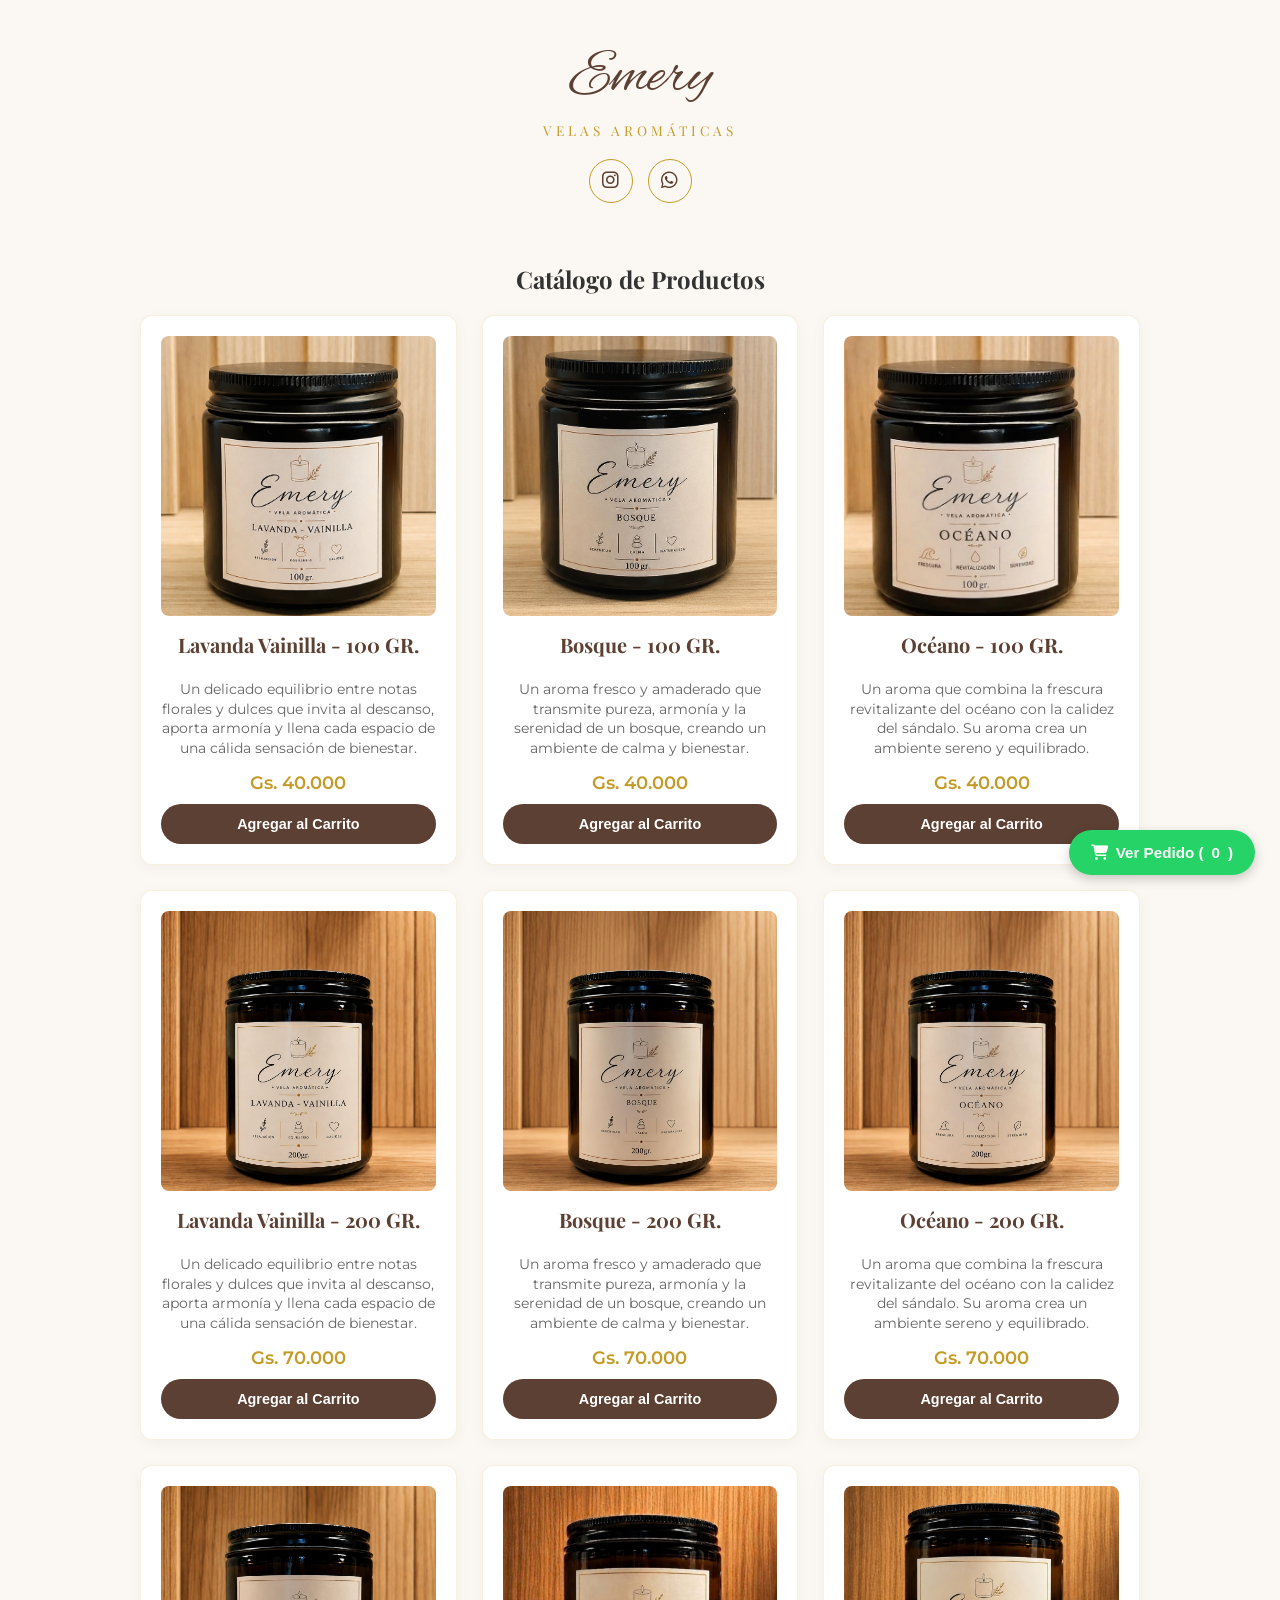
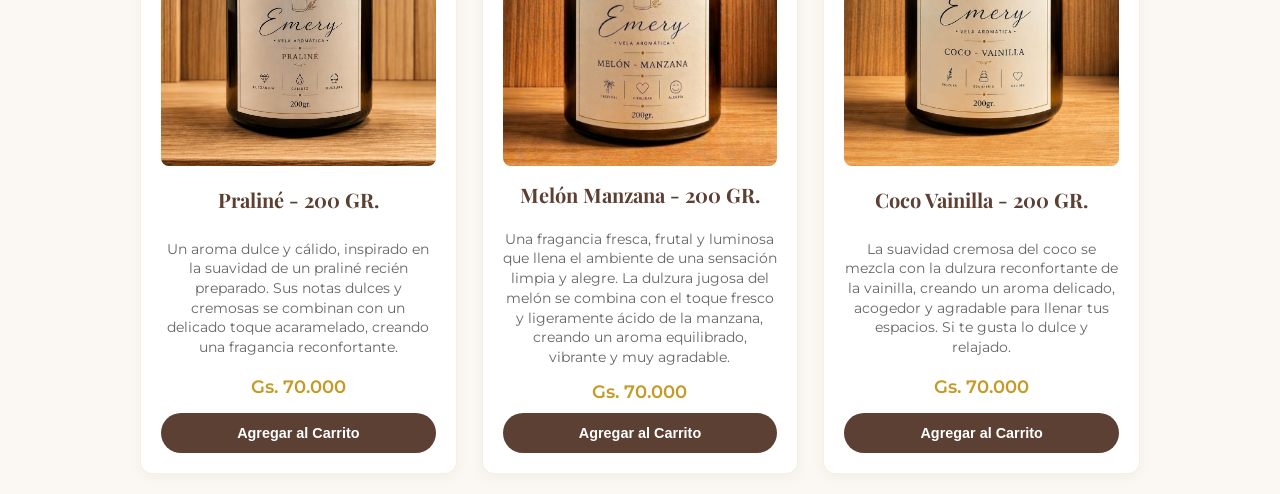
<file: index.html>
<!DOCTYPE html>
<html lang="es">
<head>
  <meta charset="UTF-8">
  <meta name="viewport" content="width=device-width, initial-scale=1.0">
  <title>Emery - Velas Aromáticas</title>
  <link rel="stylesheet" href="estilos.css">
  <!-- Iconos de FontAwesome para WhatsApp e Instagram -->
  <link rel="stylesheet" href="https://cdnjs.cloudflare.com/ajax/libs/font-awesome/6.4.0/css/all.min.css">
</head>
<body>

  <header>
    <h1 class="brand-title">Emery</h1>
    <p class="brand-subtitle">Velas Aromáticas</p>

    <!-- Botones solo con Iconos -->
    <div class="social-links">
      <a href="https://instagram.com/emery_py" target="_blank" class="social-btn icon-only" title="Instagram">
        <i class="fa-brands fa-instagram"></i>
      </a>
      <a href="https://wa.me/595987348271" target="_blank" class="social-btn icon-only" title="WhatsApp">
        <i class="fa-brands fa-whatsapp"></i>
      </a>
    </div>
  </header>

  <div class="container">
    <h2 style="text-align: center; font-family: 'Playfair Display', serif;">Catálogo de Productos</h2>
    <div id="catalog" class="catalog-grid"></div>
  </div>

  <!-- Botón Carrito WhatsApp -->
  <button class="cart-floating-btn" onclick="enviarWhatsApp()">
    <i class="fa-solid fa-cart-shopping"></i> Ver Pedido (<span id="cart-count">0</span>)
  </button>

  <script>
    const PHONE_NUMBER = "595987348271";
    let carrito = [];

    // Cargar productos desde catalogo.json
    async function cargarProductos() {
      try {
        const res = await fetch('catalogo.json');
        if (!res.ok) throw new Error("No se pudo cargar el archivo catalogo.json");
        const productos = await res.json();
        const catalogDiv = document.getElementById('catalog');
        
        catalogDiv.innerHTML = productos.map(prod => `
          <div class="card">
            <img src="${prod.imagen}" alt="${prod.nombre}">
            <h3>${prod.nombre} - ${prod.peso}</h3>
            <p>${prod.descripcion}</p>
            <div class="price">Gs. ${prod.precio.toLocaleString('es-PY')}</div>
            ${prod.etiqueta ? `<small style="color:#C59B27; font-weight:bold; display:block; margin:5px 0;">${prod.etiqueta}</small>` : ''}
            <button class="btn-add" onclick="agregarAlCarrito('${prod.nombre}', ${prod.precio})">Agregar al Carrito</button>
          </div>
        `).join('');
      } catch (error) {
        console.error(error);
        document.getElementById('catalog').innerHTML = `<p style="text-align:center; color:red;">Ocurrió un error al cargar el catálogo.</p>`;
      }
    }

    function agregarAlCarrito(nombre, precio) {
      carrito.push({ nombre, precio });
      document.getElementById('cart-count').innerText = carrito.length;
    }

    function enviarWhatsApp() {
      if (carrito.length === 0) {
        alert("El carrito está vacío.");
        return;
      }

      let mensaje = "¡Hola Emery! 🌿 Quisiera realizar el siguiente pedido:\n\n";
      let total = 0;

      carrito.forEach((item, index) => {
        mensaje += `${index + 1}. ${item.nombre} - Gs. ${item.precio.toLocaleString('es-PY')}\n`;
        total += item.precio;
      });

      mensaje += `\n*Total estimado: Gs. ${total.toLocaleString('es-PY')}*`;

      const url = `https://wa.me/${PHONE_NUMBER}?text=${encodeURIComponent(mensaje)}`;
      window.open(url, '_blank');
    }

    cargarProductos();
  </script>
</body>
</html>
</html>
</file>
<file: estilos.css>
@import url('https://fonts.googleapis.com/css2?family=Alex+Brush&family=Montserrat:wght@300;400;600&family=Playfair+Display:ital,wght@0,400;0,600;1,400&display=swap');

:root {
  --bg-color: #FBF8F3;        /* Beige claro de fondo */
  --card-bg: #FFFFFF;          /* Blanco para tarjetas */
  --primary-color: #5C4033;   /* Café cálido */
  --accent-color: #C59B27;    /* Dorado de la marca */
  --text-dark: #333333;       /* Texto oscuro */
  --text-muted: #666666;      /* Texto secundario */
}

body {
  font-family: 'Montserrat', sans-serif;
  background-color: var(--bg-color);
  color: var(--text-dark);
  margin: 0;
  padding: 0;
}

/* Encabezado */
header {
  text-align: center;
  padding: 40px 20px 10px 20px;
}

.brand-title {
  font-family: 'Alex Brush', cursive;
  font-size: 3.8rem;
  color: var(--primary-color);
  margin: 0;
  font-weight: normal;
}

.brand-subtitle {
  font-family: 'Playfair Display', serif;
  letter-spacing: 4px;
  font-size: 0.85rem;
  color: var(--accent-color);
  text-transform: uppercase;
  margin-top: 5px;
}

/* Iconos de Redes Sociales (Instagram y WhatsApp) */
.social-links {
  display: flex;
  justify-content: center;
  gap: 15px;
  margin: 20px 0 10px 0;
}

.social-btn.icon-only {
  display: inline-flex;
  align-items: center;
  justify-content: center;
  width: 42px;
  height: 42px;
  border: 1px solid var(--accent-color);
  border-radius: 50%;
  color: var(--primary-color);
  font-size: 1.2rem;
  text-decoration: none;
  background-color: transparent;
  transition: all 0.3s ease;
}

.social-btn.icon-only:hover {
  background-color: var(--accent-color);
  color: #FFFFFF;
  transform: translateY(-2px);
}

/* Contenedor del Catálogo */
.container {
  max-width: 1000px;
  margin: auto;
  padding: 20px;
}

.catalog-grid {
  display: grid;
  grid-template-columns: repeat(auto-fit, minmax(280px, 1fr));
  gap: 25px;
  margin-top: 20px;
}

/* Tarjetas de Producto */
.card {
  background: var(--card-bg);
  border-radius: 12px;
  padding: 20px;
  text-align: center;
  box-shadow: 0 4px 15px rgba(0,0,0,0.04);
  display: flex;
  flex-direction: column;
  justify-content: space-between;
  border: 1px solid rgba(197, 155, 39, 0.15);
  transition: transform 0.3s ease;
}

.card:hover {
  transform: translateY(-4px);
}

.card img {
  width: 100%;
  height: 280px;
  border-radius: 8px;
  object-fit: cover;
}

.card h3 {
  font-family: 'Playfair Display', serif;
  color: var(--primary-color);
  margin: 15px 0 8px 0;
  font-size: 1.25rem;
}

.card p {
  font-size: 0.88rem;
  color: var(--text-muted);
  line-height: 1.4;
  margin-bottom: 12px;
}

.card .price {
  font-weight: 600;
  color: var(--accent-color);
  font-size: 1.15rem;
  margin-bottom: 10px;
}

.btn-add {
  background-color: var(--primary-color);
  color: white;
  border: none;
  padding: 12px;
  border-radius: 25px;
  font-size: 0.9rem;
  font-weight: 600;
  cursor: pointer;
  width: 100%;
  transition: background 0.3s ease;
}

.btn-add:hover {
  background-color: var(--accent-color);
}

/* Botón Flotante Carrito WhatsApp */
.cart-floating-btn {
  position: fixed;
  bottom: 25px;
  right: 25px;
  background-color: #25D366; /* Verde WhatsApp */
  color: white;
  padding: 14px 22px;
  border-radius: 50px;
  border: none;
  font-weight: 600;
  font-size: 0.95rem;
  cursor: pointer;
  box-shadow: 0 4px 12px rgba(0,0,0,0.2);
  display: flex;
  align-items: center;
  gap: 8px;
  z-index: 1000;
  transition: transform 0.2s ease;
}

.cart-floating-btn:hover {
  transform: scale(1.05);
}
</file>
